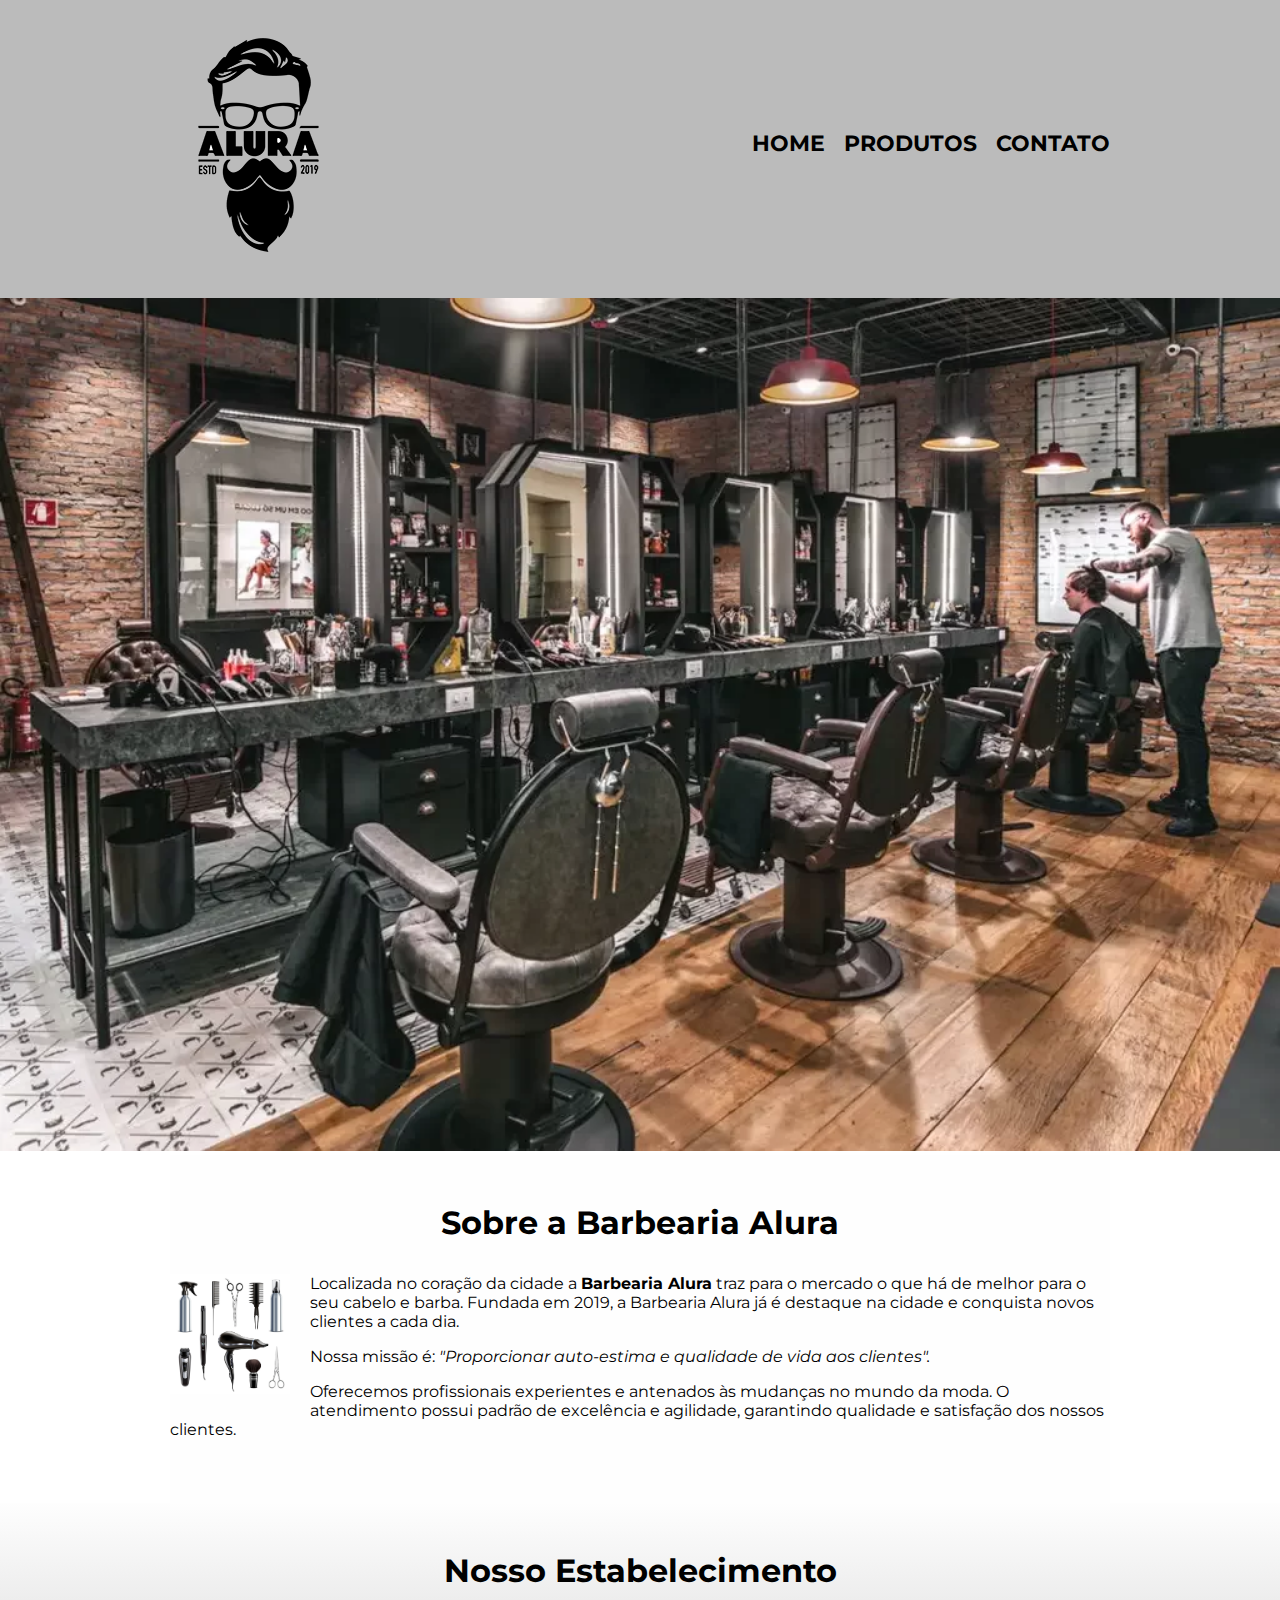
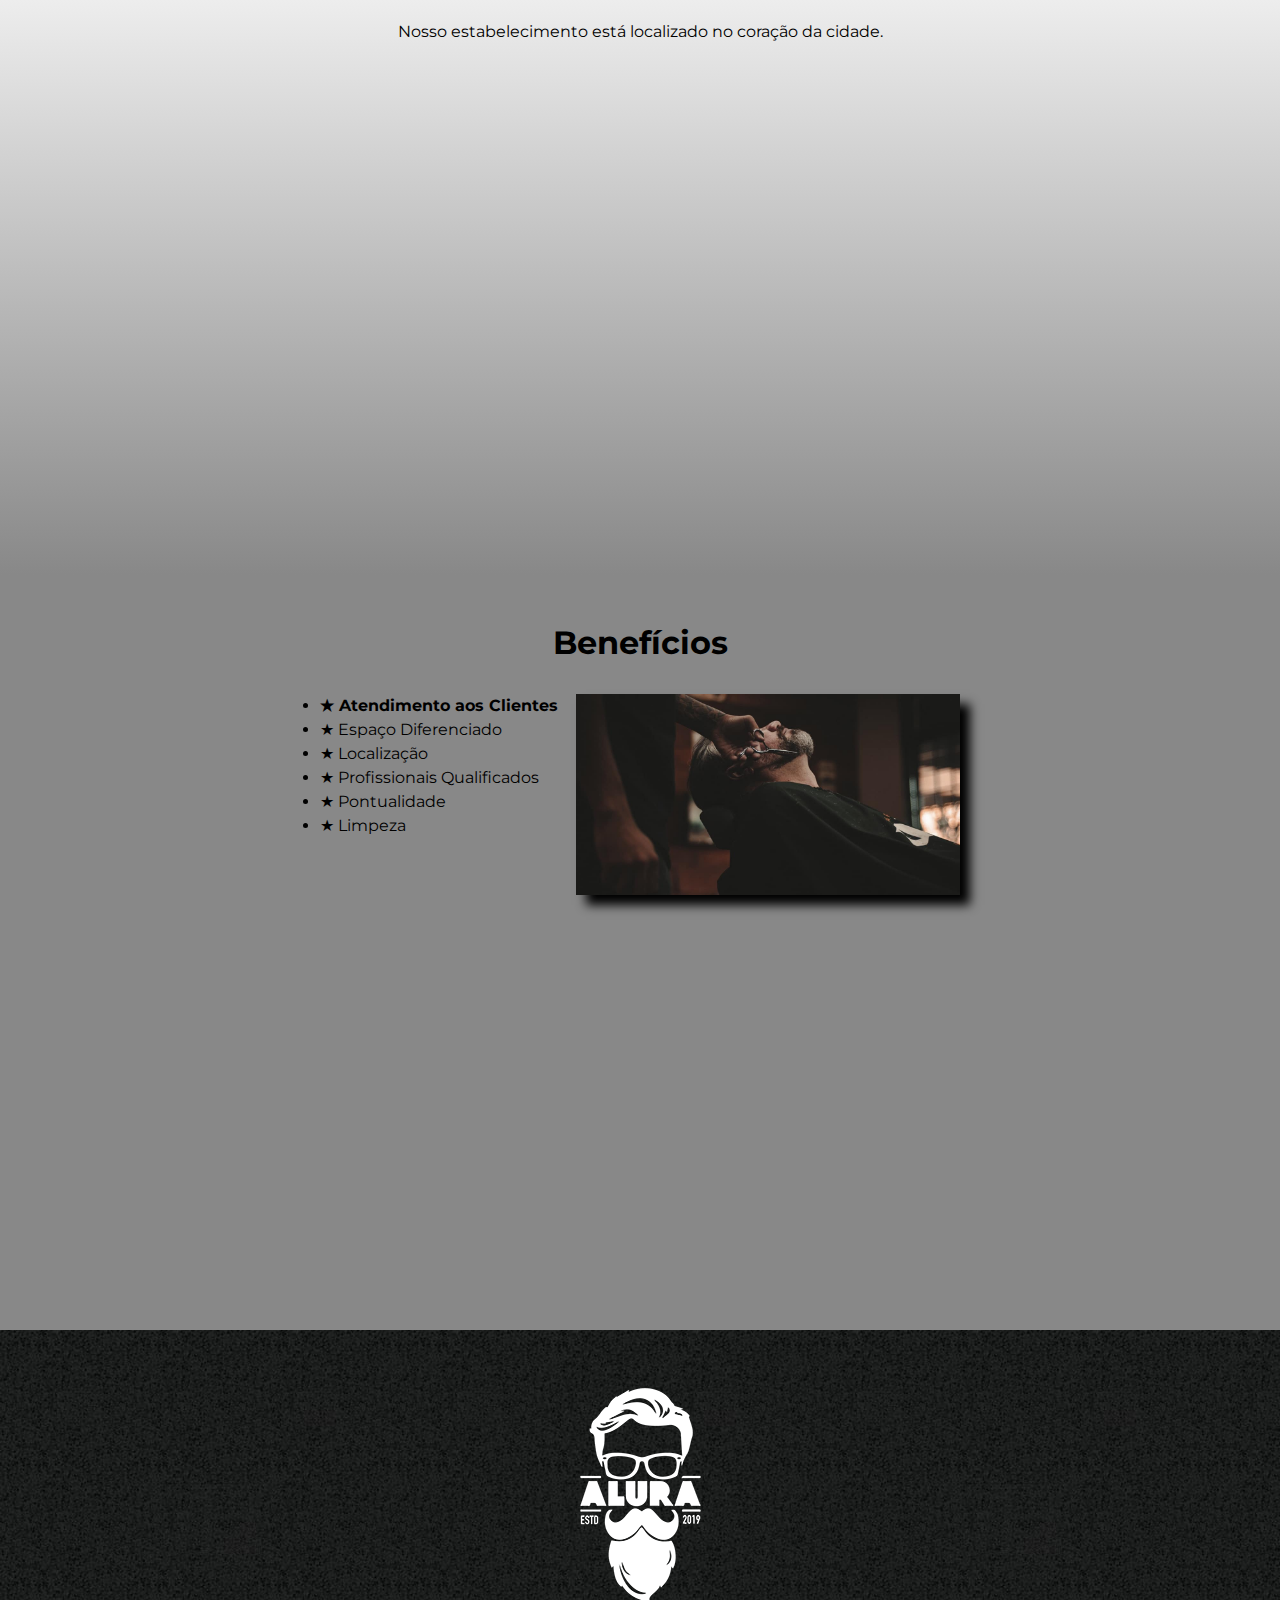
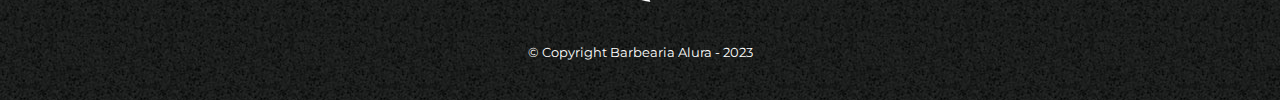
<file: index.html>
<!DOCTYPE html>
<html lang="pt-br">
<head>
    <meta charset="UTF-8">
    <meta http-equiv="X-UA-Compatible" content="IE=edge">
    <meta name="viewport" content="width=device-width, initial-scale=1.0">
    <title>Barbearia Alura</title>

    <link rel="stylesheet" href="style.css">
    <link rel="preconnect" href="https://fonts.googleapis.com">
    <link rel="preconnect" href="https://fonts.gstatic.com" crossorigin>
    <link href="https://fonts.googleapis.com/css2?family=Montserrat:wght@400;700&display=swap" rel="stylesheet">
</head>
<body>
    <header>
        <div class="caixa">
            <h1><img src="img/logo.png" alt="Logo da Barbearia Alura"></h1>
            <nav>
                <ul>
                    <li><a href="index.html">Home</a></li>
                    <li><a href="produtos.html">Produtos</a></li>
                    <li><a href="contato.html">Contato</a></li>
                </ul>
            </nav>
        </div>
    </header>
    
    <img src="img/home.jpeg" alt="Foto da Barbearia" class="banner">

    <main>
        <section class="principal">
            <h2 class="titulo-principal">Sobre a Barbearia Alura</h2>
            <img src="img/utensilios.jpg" alt="Imagem de secador, escova e prancha." class="utensilios">

            <p>Localizada no coração da cidade a <strong>Barbearia Alura</strong> traz para o mercado o que há de melhor para o seu cabelo e barba. Fundada em 2019, a Barbearia Alura já é destaque na cidade e conquista novos clientes a cada dia.</p>
            <p id="missao">Nossa missão é: <em>"Proporcionar auto-estima e qualidade de vida aos clientes".</em></p>
            <p>Oferecemos profissionais experientes e antenados às mudanças no mundo da moda. O atendimento possui padrão de excelência e agilidade, garantindo qualidade e satisfação dos nossos clientes.</p>
        </section>

        <section class="mapa">
            <h3 class="titulo-principal">Nosso Estabelecimento</h3>
            <p>Nosso estabelecimento está localizado no coração da cidade.</p>

            <div class="mapa-conteudo">
                <iframe src="https://www.google.com/maps/embed?pb=!1m18!1m12!1m3!1d3674.660358816234!2d-53.13698832558148!3d-22.925895038552493!2m3!1f0!2f0!3f0!3m2!1i1024!2i768!4f13.1!3m3!1m2!1s0x948da6cdac0f4f51%3A0xf341d2fa6316051a!2sCol%C3%A9gio%20Estadual%20Guilherme%20de%20Almeida!5e0!3m2!1spt-BR!2sbr!4v1687434399993!5m2!1spt-BR!2sbr" width="600" height="450" style="border:0;" allowfullscreen="" loading="lazy" referrerpolicy="no-referrer-when-downgrade"></iframe>
            </div>
        </section>

        <section class="beneficios">
            <h3 class="titulo-principal">Benefícios</h3>
            <div class="conteudo-beneficios">
                <ul class="lista-beneficios">
                    <li class="itens">Atendimento aos Clientes</li>
                    <li class="itens">Espaço Diferenciado</li>
                    <li class="itens">Localização</li>
                    <li class="itens">Profissionais Qualificados</li>
                    <li class="itens">Pontualidade</li>
                    <li class="itens">Limpeza</li>
                </ul><img src="img/beneficios.jpg" alt="Corte de Cabelo" class="imagem-beneficios">
            </div>

            <div class="video">
                <iframe width="560" height="315" src="https://www.youtube.com/embed/oGqGjVX2yW8" title="YouTube video player" frameborder="0" allow="accelerometer; autoplay; clipboard-write; encrypted-media; gyroscope; picture-in-picture; web-share" allowfullscreen></iframe>
            </div>
        </section>
    </main>

    <footer>
        <img src="img/logo-branco.png" alt="Logo Branca">
        <p class="copyright">&copy; Copyright Barbearia Alura - 2023</p>
    </footer>
</body>
</html>
</file>
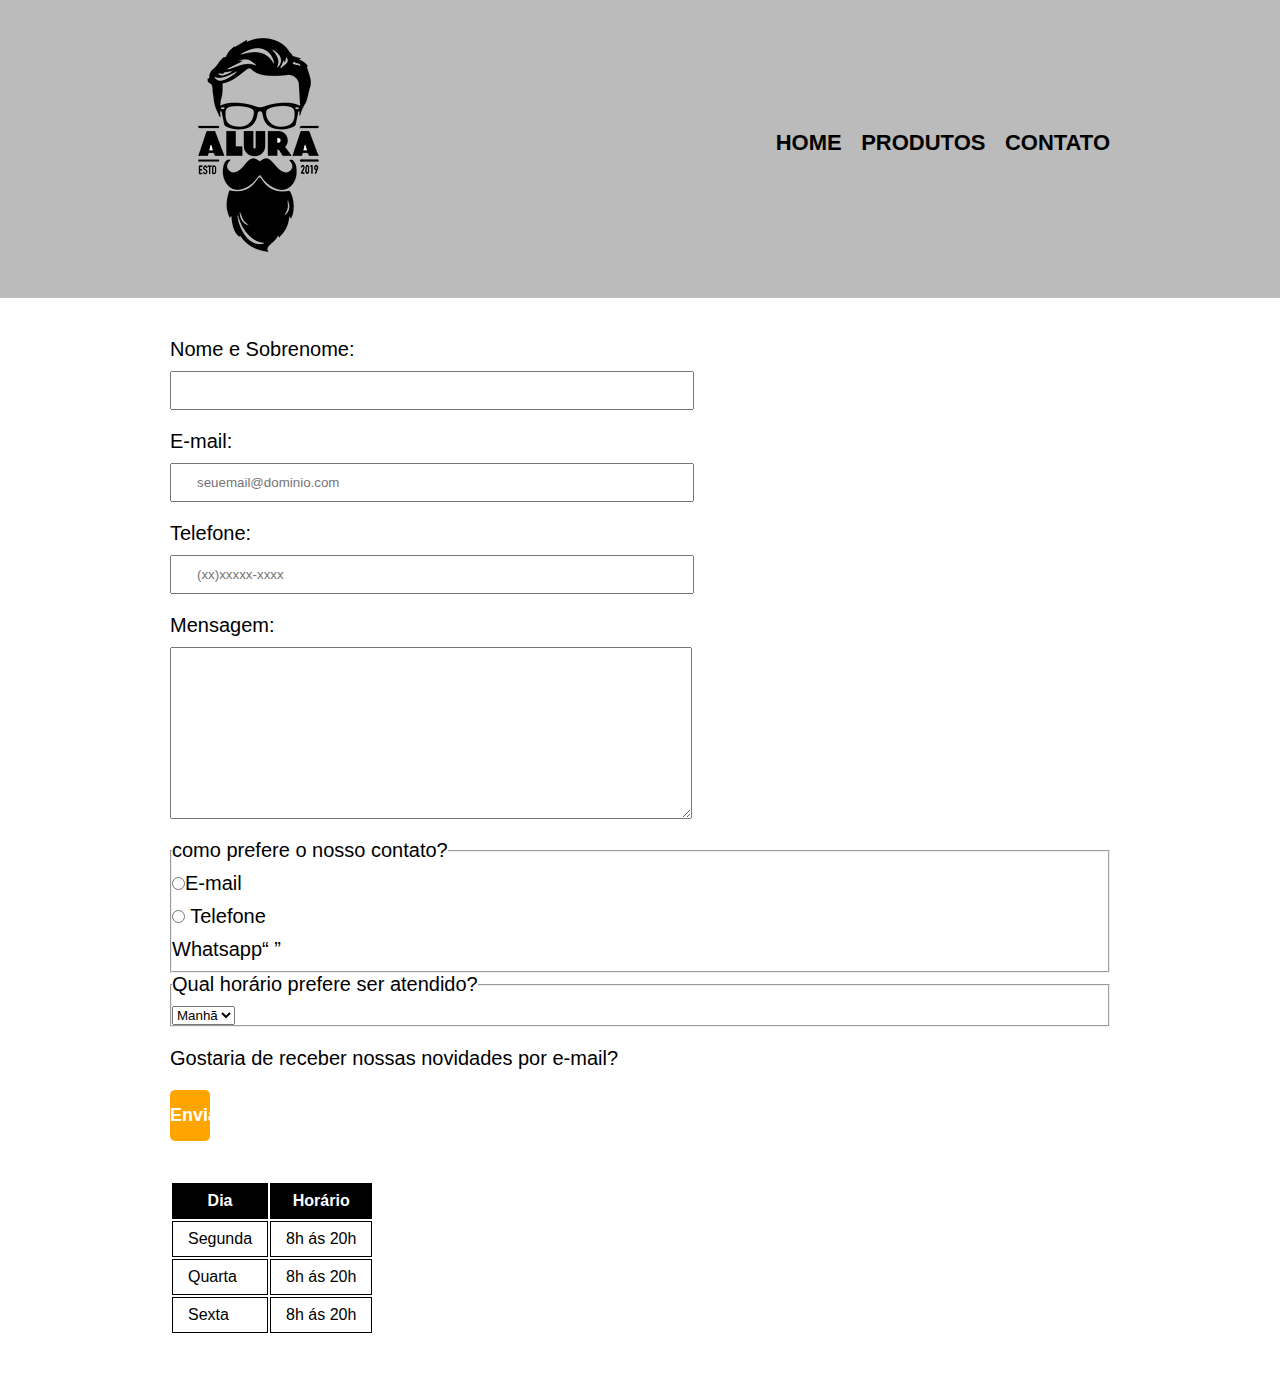
<file: contato.html>
<!DOCTYPE html>
<html lang="pt-br">
<head>
    <meta charset="UTF-8">
    <meta name="viewport" content="width=device-width, initial-scale=1.0">
    <title>contato - barbearia</title>

    <link rel="stylesheet" href="style.css">
</head>
<body>
    <header>
        <div class="caixa">
            <h1><img src="img/logo.png" alt="Logo da Barbearia Alura"></h1>
            <nav>
                <ul>
                    <li><a href="index.html">Home</a></li>
                    <li><a href="produtos.html">Produtos</a></li>
                    <li><a href="contato.html">Contato</a></li>
                </ul>
            </nav>
        </div>
    </header>

    <main class="contato-main">
        <form>
<label for="nome-sobrenome">Nome e Sobrenome:</label>
<input type="text" id="nome-sobrenome" class="input-padrao" required>

<label for="e-mail">E-mail:</label>
<input type="email" id="e-mail" class="input-padrao"
placeholder="seuemail@dominio.com"/>

<label for="telefone">Telefone:</label>
<input type="tel" id="telefone" class="input-padrao"
required placeholder="(xx)xxxxx-xxxx"/>

<label for="mensagem">Mensagem:</label>
<textarea cols="70" rows="10" id="mensagem" class="input-padrao" required>
</textarea>

<fieldset>
    <legend>como prefere o nosso contato?</legend>
    <label for="radio-email">
        <input type="radio" name="contato" value="E-mail" id="radio-email"/>E-mail
    </label>

    <label for="radio-telefone">
        <input type="radio" name="contato" value="Telefone"id="radio-telefone"/>
        Telefone</label>

        <label for="radio-whatsapp"
        <input type="radio" name="contato" value="whatsapp" id="radio-whatsapp"
        checked/>Whatsapp<q/label>
</fieldset>

<fieldset>
    <legend>Qual horário prefere ser atendido?</legend>
    <select>
        <option>Manhã</option>
        <option>Tarde</option>
        <option>Noite</option>
    </select>
</fieldset>

<label class="checkbox" checked />Gostaria de receber nossas novidades por e-mail?
</label>


<input type="submit" value="Enviar" class="enviar" />
          </form>

          <table>
            <thead>
                <tr>
                    <th>Dia</th>
                    <th>Horário</th>
                </tr>
            </thead>

            <tbody>
                <tr>
                    <td>Segunda</td>
                    <td>8h ás 20h</td>


                </tr>
                <td>Quarta</td>
                <td>8h ás 20h</td>
            </tr>

          <tr>
            <td>Sexta</td.> 
                <td>8h ás 20h</td>
            </tr>
            </tbody>
          </table>
     </main>
</body>
</html>
</file>
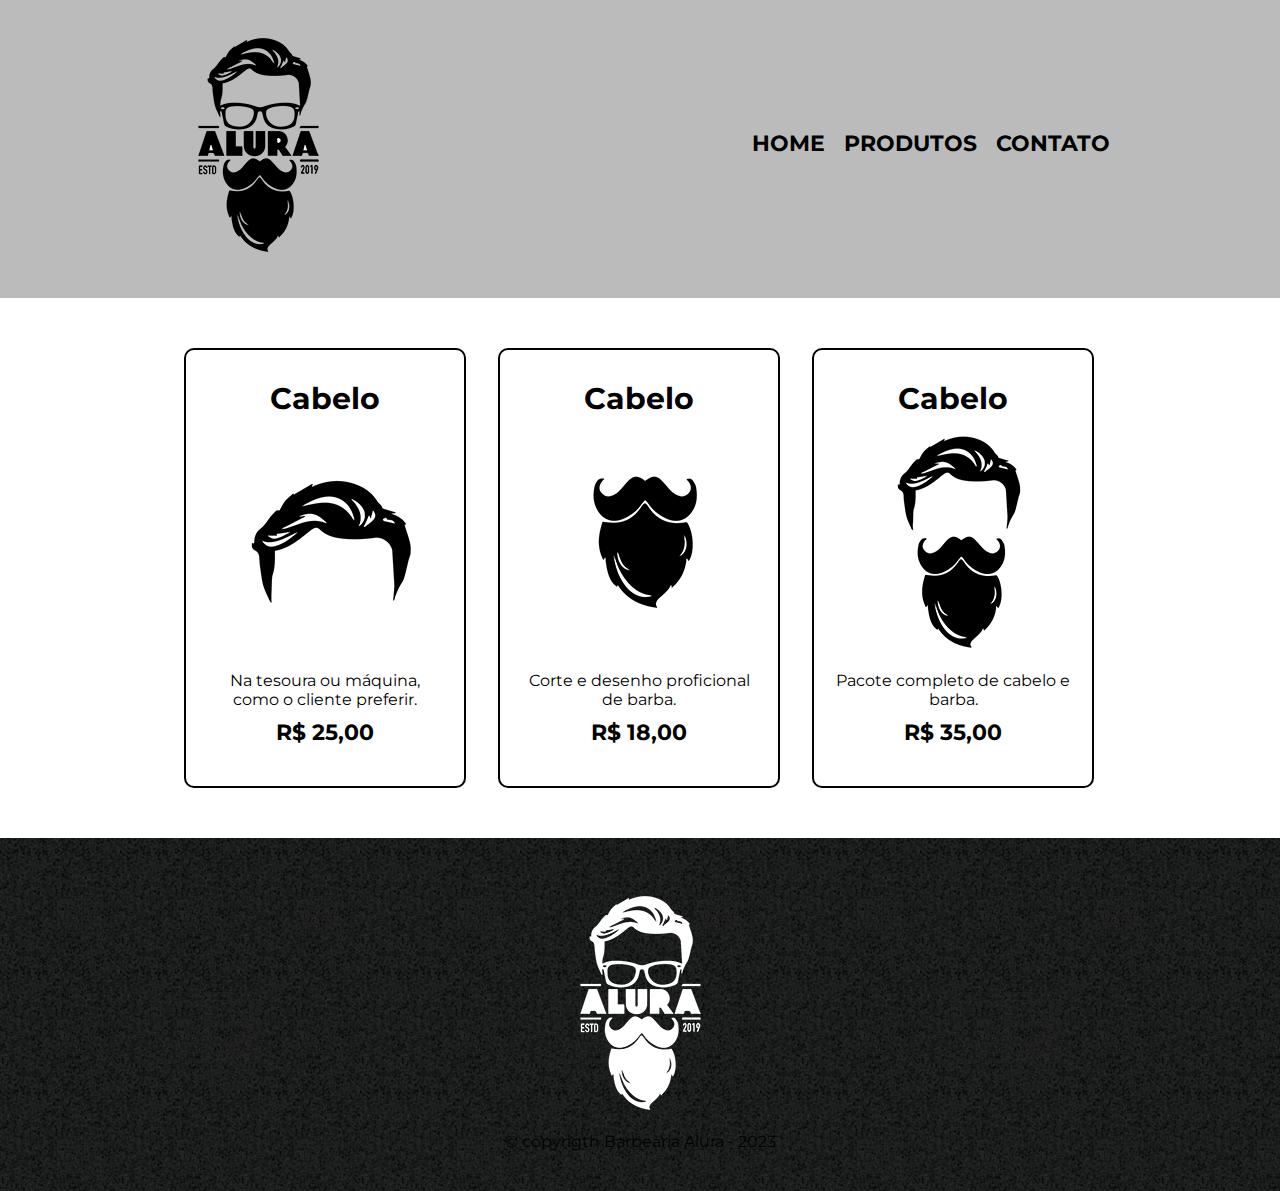
<file: produtos.html>
<!DOCTYPE html>
<html lang="pt-br">
<head>
    <meta charset="UTF-8">
    <meta name="viewport" content="width=device-width, initial-scale=1.0">
    <title>Produtos - Barbearia</title>

    <link rel="stylesheet" href="style.css">
    <link rel="preconnect" href="https://fonts.googleapis.com">
    <link rel="preconnect" href="https://fonts.gstatic.com" crossorigin>
    <link href="https://fonts.googleapis.com/css2?family=Montserrat:wght@400;700&display=swap" rel="stylesheet">
</head>
<body>
    <header>
        <div class="caixa">
            <h1><img src="img/logo.png" alt="Logo da Barbearia Alura"></h1>
            <nav>
                <ul>
                    <li><a href="index.html">Home</a></li>
                    <li><a href="produtos.html">Produtos</a></li>
                    <li><a href="contato.html">Contato</a></li>
                </ul>
            </nav>
        </div>
    </header>

    <main>
        <ul class="produtos">
            <li>
                <h2>Cabelo</h2>
                <img src="img/cabelo.jpg" alt="Vetor de Cabelo">
                <p class="produto-descricao">Na tesoura ou máquina, como o cliente preferir.</p>
                <p class="produto-preco">R$ 25,00</p>
            </li>
            <li>
                <h2>Cabelo</h2>
                <img src="img/barba.jpg" alt="Vetor de barba">
                <p class="produto-descricao">Corte e desenho proficional de barba.</p>
                <p class="produto-preco">R$ 18,00</p>
            </li>
            <li>
                <h2>Cabelo</h2>
                <img src="img/cabelo+barba.jpg" alt="Vetor de Cabelo + barba">
                <p class="produto-descricao">Pacote completo de cabelo e barba.</p>
                <p class="produto-preco">R$ 35,00</p>
            </li>
        </ul>
    </main>
    <footer>
        <img src="img/logo-branco.png">
        <p class="copyrigth"> &copy; copyrigth Barbearia Alura - 2023</p>
    </footer>
</body>
</html>
</file>
<file: style.css>
* {
    margin: 0;
    padding: 0;
}

body {
    font-family: 'Montserrat', sans-serif;
}

header {
    background: #bbbbbb;
    padding: 20px 0;
}

.caixa {
    position: relative;
    width: 940px;
    margin: 0 auto;
}

nav {
    position: absolute;
    top: 110px;
    right: 0;
}

nav li {
    display: inline;
    margin: 0 0 0 15px;
}

nav a {
    text-transform: uppercase;
    color: black;
    font-weight: bold;
    font-size: 22px;
    text-decoration: none;
}

nav a:hover {
    color: #c78c19;
    text-decoration: underline;
}

.banner {
    width: 100%;
}

.titulo-principal {
    text-align: center;
    font-size: 2em;
    margin: 0 0 1em;
    clear: left;
}

.principal {
    padding: 3em 0;
    background: #fefefe;
    width: 940px;
    margin: 0 auto;
}

.principal p {
    margin: 0 0 1em; 
}

.principal strong {
    font-weight: bold;
}

.principal em {
    font-style: italic;
}

.utensilios {
    width: 120px;
    float: left;
    margin: 0 20px 20px 0;
}

.mapa {
    padding: 3em 0;
    background: linear-gradient(#fefefe, #888888);
}

.mapa-conteudo {
    width: 940px;
    margin: 0 auto;
}

.mapa p {
    margin: 0 0 2em;
    text-align: center;
}

.beneficios {
    padding: 3em 0;
    background: #888888;
}

.conteudo-beneficios {
    width: 640px;
    margin: 0 auto;
}

.lista-beneficios {
    width: 40%;
    display: inline-block;
    vertical-align: top;
}

.itens {
    line-height: 1.5;
}

.itens:first-child {
    font-weight: bold;
}

.itens::before {
    content: "★    ";
}

.imagem-beneficios {
    width: 60%;
    opacity: 1;
    transition: 400ms;
    box-shadow: 10px 10px 10px 0 #000000;
}

.imagem-beneficios:hover {
    opacity: 0.3;
}

.video {
    width: 560px;
    margin: 2em auto;
}

@media screen and (max-width: 480px) {
    .caixa,
    .principal,
    .conteudo-beneficios,
    .mapa-conteudo,
    .video {
        width: auto;
    }

    h1 {
        text-align: center;
    }

    nav {
        position: static;
    }

    .lista-beneficios, .imagem-beneficios {
        width: 100%;
    }
}

footer {
    text-align: center;
    background: url('img/bg.jpg');
    padding: 40px 0;
  }
  
  .copyright {
    color: #ffffff;
    font-size: 13px;
    margin: 20px 0 0;
  }

  .produtos{
    width: 940px;
    margin: 0 auto;
    padding: 50px 0;
  }

  .produtos li{
    display: inline-block;
    text-align: center;
    width: 30%;
    vertical-align: top;
    margin: 0 1.5%;
    padding: 30px 20px;
    box-sizing: border-box;
    border: 2px solid #000000;
    border-radius: 10px;
  }

  .produtos li:hover{
    border-color: #c78c19;
  }

  .produtos li:active{
    border-color: #088c19;
  }

  .produtos li:hover h2 {
    font-size: 34px;
  }

  .produtos h2{
    font-size: 30px;
    font-weight: bold;
  }

  .produtosdescricao{
font-size: 18px;
  }

  .produto-preco{
    font-size: 22px;
    font-weight: bold;
    margin: 10px;
  }

  footer {
    text-align: center;
    background: url(img/bg.jpg);
    padding: 40px 0;
  }

  .copyright{
    color: #ffffff;
    font-size: 13px;
    margin: 20px 0 0;
  }
 
  .contato-main{
    width: 940px;
    margin: 0 auto;
  }

  form{
    margin: 40px 0;
  }

  form label,
  form legend{
    display: block;
    font-size: 20px;
    margin: 0 0 10px;
  }

  .input-padrao{
    display: block;
    margin: 0 0 20px;
    padding: 10px 25px;
    width: 50%;
  }

  .checkbox{
    margin: 20px 0;
  }

  .enviar{
    width: 40px;
    padding: 15px 0;
    background: orange;
    color: white;
    font-weight: bold;
    font-size: 18px;
    border: none;
    border-radius: 5px;
    transition: 1s all;
    cursor: pointer;
  }

.enviar:houver {
    background-color: darkorange;
    transform: scale(1.2);
}

    table {
        margin: 20px 0 40px;
    }

    thead {
        background-color: #000000;
        color: #fefefe;
        font-weight: bold;
    }

    td,
    th {
        border: 1px solid #000000;
        padding: 8px 15px;
    }
</file>
